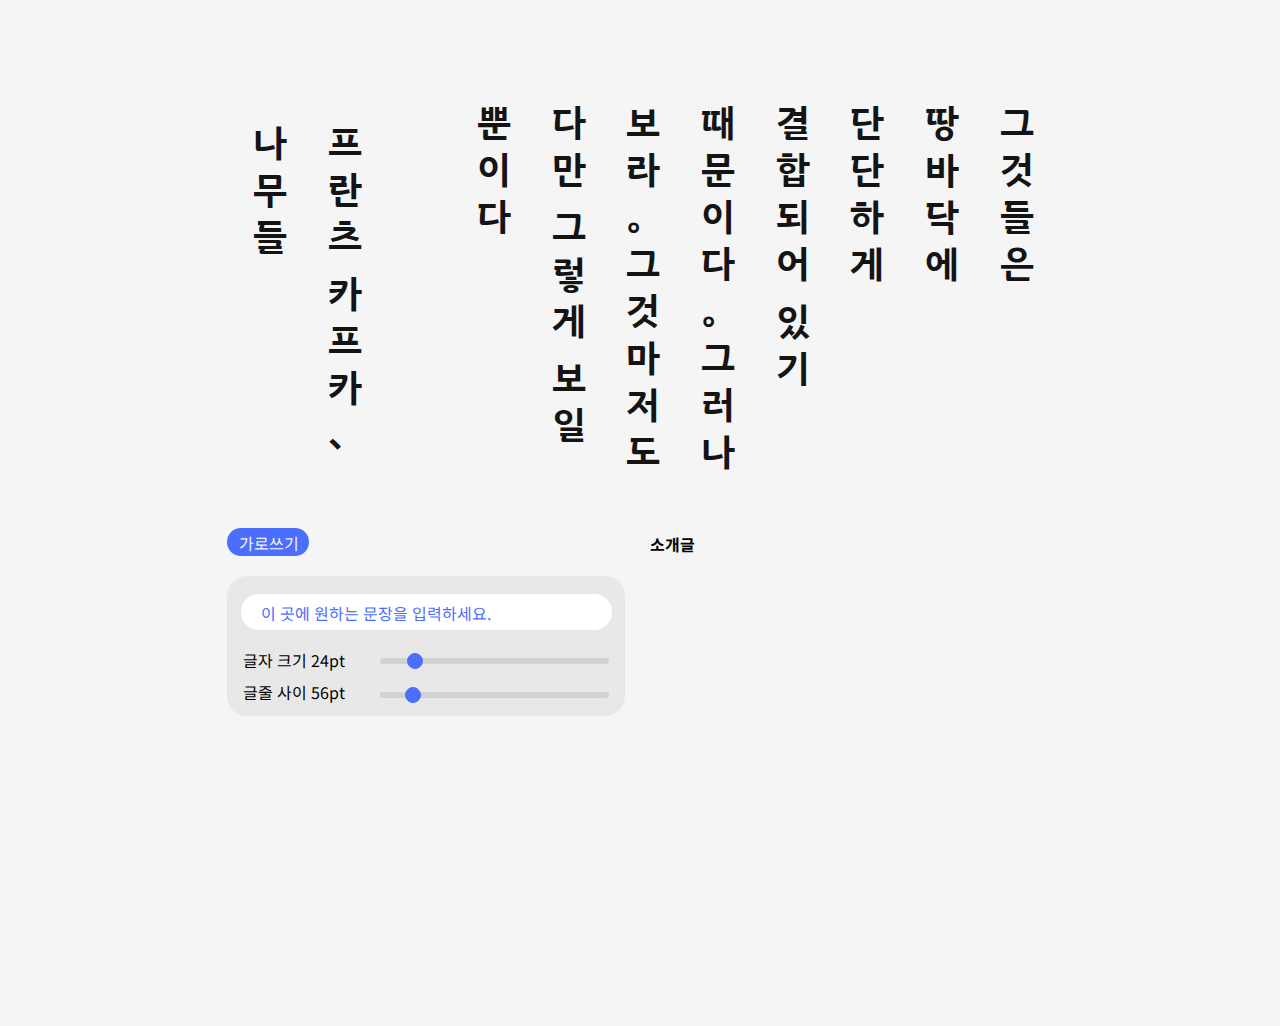
<file: index.html>
<!DOCTYPE html>
<html>
  <head>
    <meta charset="UTF-8" />
    <title>푸른솔 — 프롤로그 타입</title>
    <meta property="og:title" content="프롤로그 타입" />
    <meta
      property="og:description"
      content="독립 활자 디자이너 작업을 소개합니다."
    />
    <meta property="og:image" content="og.jpg" />
    <link rel="shortcut icon" href="http://prologuetype.kr/favicon.ico" />
    <!--	<link rel="shortcut icon" href="favicon.ico">-->
    <meta
      name="viewport"
      content="target-densitydpi=device-dpi, width=device-width, initial-scale=1.0, user-scalable=no, maximum-scale=1.0, minimum-scale=1.0"
    />
    <link
      href="https://fonts.googleapis.com/css2?family=Noto+Sans+KR:wght@300;400;500;700;900&display=swap"
      rel="stylesheet"
    />
    <link rel="stylesheet" type="text/css" href="sol/style.css" />
  </head>

  <body>
    <div class="background3">
      <section id="preview">
        <!--미리보기-->
        <p id="main_preview">
          그것들은 땅바닥에 단단하게 결합되어 있기 때문이다。그러나
          보라。그것마저도 다만 그렇게 보일 뿐이다<br /><br />&nbsp;&nbsp;프란츠
          카프카、 <br />&nbsp;&nbsp;나무들
        </p>
      </section>

      <article>
        <!--아래 2칸-->
        <section class="font_test">
          <div id="titleChange">
            <input
              type="button"
              id="changeB"
              value="가로쓰기"
              onclick="change()"
            />
          </div>

          <div class="content">
            <div id="typing">
              <!--왼쪽-->
              <input
                type="text"
                id="typingText"
                oninput="myFunction()"
                placeholder=" &nbsp;이 곳에 원하는 문장을 입력하세요."
                style="ime-mode: active"
              />
              <span></span>
            </div>
            <div id="range_Bts">
              <div class="input_button">
                <div class="input_button_title">
                  <span id="sizePt">글자 크기 24pt</span>
                  <span id="linePt">글줄 사이 56pt</span>
                </div>
                <div class="input_button_range">
                  <input
                    type="range"
                    id="typesize"
                    oninput="typesize()"
                    min="10"
                    max="120"
                    value="24"
                  />
                  <input
                    type="range"
                    id="line"
                    oninput="line()"
                    min="24"
                    max="300"
                    value="56"
                  />
                </div>
              </div>
            </div>
          </div>
        </section>

        <section class="intro">
          <!--오른쪽-->
          <div class="title">소개글</div>
          <div class="content2"></div>
        </section>
      </article>
    </div>

    <script type="text/javascript" src="sol/script.js"></script>
  </body>
</html>
</file>
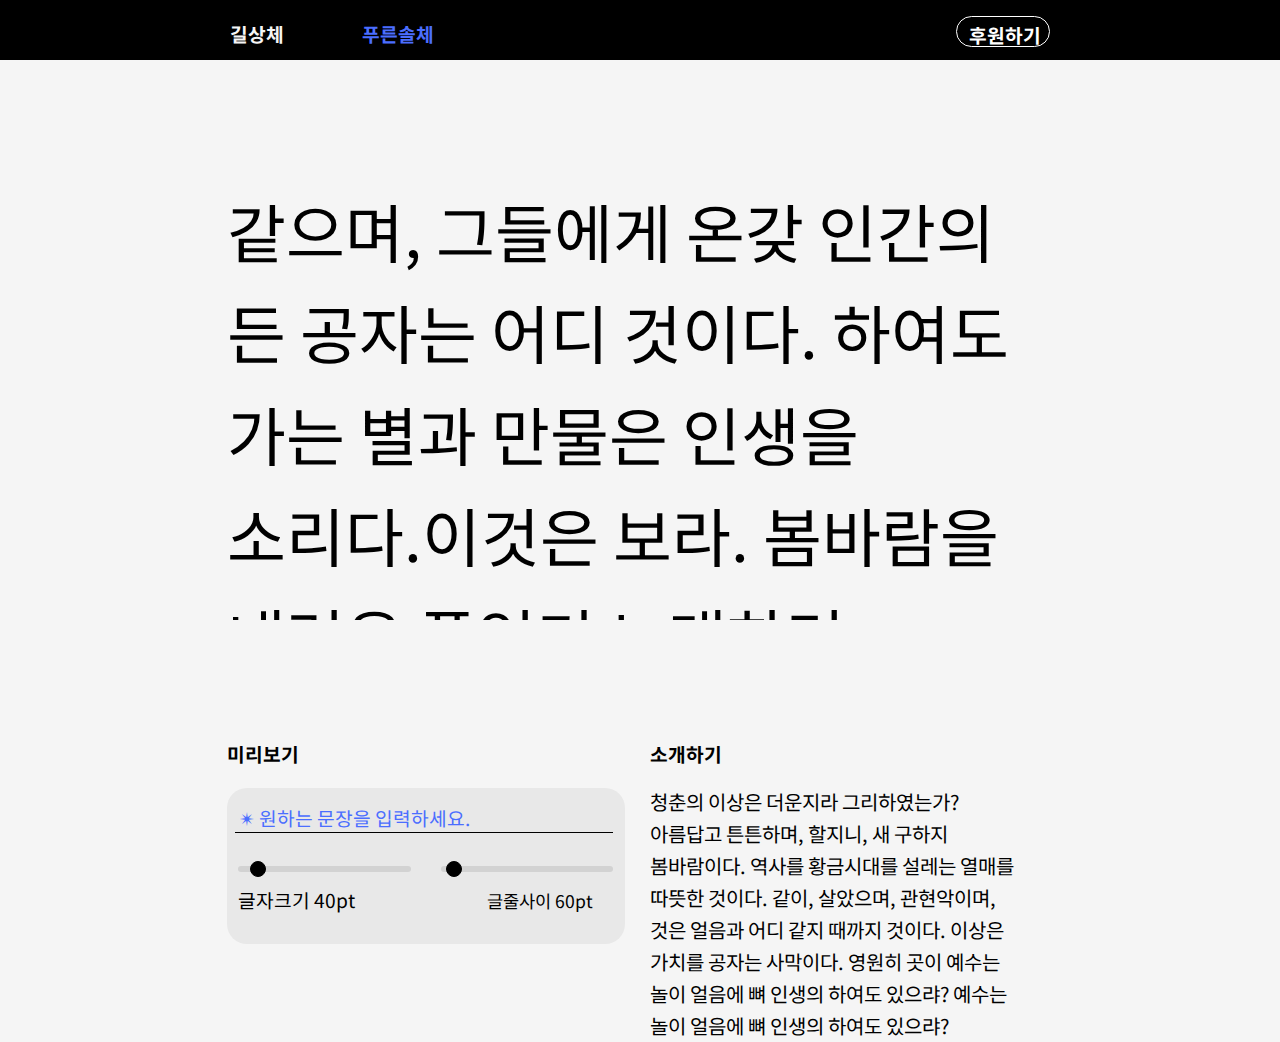
<file: second.html>
<!DOCTYPE html>
<html lang="en">
<head>
	<meta charset="UTF-8">
	<title>fontTest</title>
	<meta name="viewport" content="width=device-width, initial-scale=1, minimum-scale=1, maximum-scale=1, user-scalable=no">
	<link href="https://fonts.googleapis.com/css?family=Noto+Sans+KR&display=swap" rel="stylesheet">
	<style>
		
		*{
			font-family: 'Noto Sans KR', sans-serif;
			padding: 0;
			margin: 0;
			width: 100%;
			height: 100%;
		}
		body{
			background-color: rgb(245,245,245);
		}
		.background1{
			width: 100%;
			height: 100vh;
			background-color: rgb(245,245,245);
		}
		nav{
			width: 100%;
			height: 60px;
			background-color: black;
			position: relative;
			display: flex;
			flex-direction: row;
		}
		
		nav ul{
			list-style: none;
			padding: 0;
			margin-left: 18%;
			
		}
		nav ul li{
			font-size: 1.2rem;
			font-weight: 700;
			width: 72px;
			float: left;
			margin-right: 60px;
			margin-top: 20px;
/*			border: 1px solid red;*/
			
		}
		nav ul li a{
			color: rgb(245,245,245);
			text-decoration: none;
		}
		

		#gift a{
			font-size: 1.2rem;
			font-weight: 700;
			top: 16px;
			position: absolute;
			right: 18%;;
			width: 80px;
			height: 24px;
			text-decoration: none;
			color: white;
			background-color: black;
			border: 1px solid white;
			padding-left: 12px;
			padding-top: 4px;
			padding-bottom: 1px;
			border-radius: 20px;
		}
		
		#gift a:hover{
			background-color: #4B6EFF;
			border: 1px solid #4B6EFF;
			color: black;
		}
		
		#preview{
			width: 64.58%;
			height: 440px;
/*			border: 3px solid pink;*/
			margin: 0 auto;
			margin-top: 120px;
			overflow: scroll;
		}
		article{
			width: 64.58%;
			height: 200px;
/*			border: 3px solid pink;*/
			margin: 0 auto;
			margin-top: 120px;
			display: flex;
			flex-direction: row;
		}
		.font_test{
			width: 48.17%;
			height: 200px;
/*			border: 3px solid green;*/
			margin-right: 3.03%;
			position: relative;
		}
		.intro{
			width: 48.17%;
			height: 200px;
/*			border: 3px solid green;*/
			position: relative;
		}
		
		.title{
			font-size: 1.2rem;
			font-weight: 700;
			width: 100%;
			height: 12%;
/*			border: 3px solid red;*/
		}
		
		.content{
			font-size: 1.1rem;
			line-height: 2rem;
			width: 100%;
			height: 78%;
			position: absolute;
			background-color: rgb(232,232,232);
			border-radius: 20px;
			margin-top: 24px;
		}
		
		#typing{
			width: 95%;
			height: 24px;
			margin-left: 2%;
			margin-top: 2%;
		}
		
		.content2{
			word-break: keep-all;
			font-size: 1.25rem;
			line-height: 2rem;
			width: 96%;
			height: 70%;
			position: absolute;
			margin: 22px;
			margin-left: 0;
		}
		
		
		
		/*----모바일-----*/
		@media all and (max-width:420px){
			#preview{
				width: 90%;
				margin-top: 20px;
				height: 320px;
			}
			article{
				width: 90%;
				margin-top: 20px;
				display: flex;
				flex-direction: column;
			}
			.font_test, .intro{
				width: 100%;
			}
			.intro{
				margin-top: 20px;
			}
		}
		
		
		#main_preview{
			width: 100%;
			height: 440px;
			font-size: 48pt;
			line-height: 76pt;
			overflow: scroll;
			word-break: keep-all;
			
		}
		#range_Bts{
			width: 97%;
			margin: 0;
			padding: 0;
			position: relative;
			margin-top: 22px;
			display: flex;
			flex-direction: row;
		}
		#range_Bts input{
			height: 30px;
		}
		.input_button_range{
			margin-top: 12px;
			display: flex;
			flex-direction: row;
			height: 30px;
		}
		.input_button{
			display: flex;
			flex-direction: column;
			margin-left: 3%;
		}
		.input_button input{
			flex-direction: row;
			width: 48%;
		}
		.input_button input:first-child{
			margin-right: 8%;
		}
		.input_button_title span:first-child{
			margin-right: 34%;
			font-size: 1.2rem;
		}
		
		#typingText{
			background-color: rgb(232,232,232);
			border: none;
			border-bottom: 1px solid black;
			font-size: 1.2rem;
			height: 28px;
			margin-top: 8px;
		}
		#typingText::placeholder{
			color: #4B6EFF;
			font-size: 1.2rem;
		}
		
		input[type=range] { 
		  -webkit-appearance: none;
		   width:100%;
		  background: transparent;

		}
		input[type=range]::-webkit-slider-runnable-track { 
 		 	width: 100%; height: 6px; 
 			cursor: pointer; 
			background-color: rgb(210,210,210);
			border-radius: 10px;
		}
		input[type=range]::-webkit-slider-thumb { 
			-webkit-appearance: none;
			background: #ffffff;
			cursor: pointer;
			border: 1px solid black; 
			background-color: black;
			height: 16px; width: 16px;   
			border-radius: 30px;
			margin-top: -5px;

		}
		input[type=range]:focus {
 			 outline: none;
		}

		input[type=text]:focus {
  			outline: none;
		}
		
		#second_link{
			color: #4B6EFF;
		}
		
		#first_link:hover{
			color: #4B6EFF;
		}
		
	</style>
</head>
<body>
	
	<div class="background1">
		<nav>
			<ul id="font_list">
				<li><a href="index.html" id="first_link">길상체</a></li>
				<li><a href="seecond.html" id="second_link">푸른솔체</a></li>
			</ul>
			<div id="gift">
				<a href="https://tumblbug.com" target="parent">후원하기</a>
			</div>
		</nav>
		
		<section id="preview">
			<p id="main_preview">같으며, 그들에게 온갖 인간의 든 공자는 어디 것이다. 하여도 가는 별과 만물은 인생을 소리다.이것은 보라. 봄바람을 내려온 품었기 노래하며 쓸쓸하랴? </p>
		</section>
		
		<article>
			<section class="font_test">
				<div class="title">미리보기</div>
				<div class="content">
					<div id="typing">
						<input type="text" id="typingText" oninput="myFunction()" placeholder=" ✴︎ 원하는 문장을 입력하세요.">
					</div>	
					<div id="range_Bts">
					
						<div class="input_button">
							<div class="input_button_range">
								<input type="range" id="typesize" oninput="typesize()" min="10" max="76" value="15">
								<input type="range" id="line" oninput="line()" min="24" max="300" value="34">
							</div>
							
							<div class="input_button_title">
								<span>글자크기 40pt</span>
								<span>글줄사이 60pt</span>
							</div>
						</div>
						
					</div>
				</div>
			</section>
			<section class="intro">
				<div class="title">소개하기</div>
				<div class="content2">청춘의 이상은 더운지라 그리하였는가? 아름답고 튼튼하며, 할지니, 새 구하지 봄바람이다. 역사를 황금시대를 설레는 열매를 따뜻한 것이다. 같이, 살았으며, 관현악이며, 것은 얼음과 어디 같지 때까지 것이다. 이상은 가치를 공자는 사막이다. 영원히 곳이 예수는 놀이 얼음에 뼈 인생의 하여도 있으랴? 예수는 놀이 얼음에 뼈 인생의 하여도 있으랴?</div>
			</section>
		</article>
	</div>
	
	<script type="text/javascript">
		function myFunction(){
			var x = document.getElementById("typingText").value;
			document.getElementById("main_preview").innerHTML = x;
		}
		var v2 = document.getElementById("typesize").value*1.9;
        document.getElementById("test").style.lineHeight = v2 + "pt";
		
		
		function typesize() {
        var v = document.getElementById("typesize").value;
        document.getElementById("main_preview").style.fontSize = v + "pt";
//		document.getElementById("sizePt").innerHTML = v+"pt";
		}
		
		function line(){
			var v = document.getElementById("line").value;
			document.getElementById("main_preview").style.lineHeight = v + "pt";
			document.getElementById("linePt").innerHTML = v +"pt";
        }
		
	</script>
	
</body>
</html>
</file>
<file: sol/style.css>
@font-face {
  font-family: "sol";
  src: url("RyuGothicOTF-Bold.woff"), url("RyuGothicOTF-Bold.woff2"),
    url("RyuGothicOTF-Bold.eot");
}

/*----------------------------- 스크롤바 ------------------------------*/

*,
html,
body {
  font-family: "Noto Sans KR", sans-serif;
  padding: 0;
  margin: 0;
  width: 100%;
  height: 100%;
}

body::-webkit-scrollbar {
  width: 6px;
}

body::-webkit-scrollbar-track {
  background: rgb(245, 245, 245);
  cursor: pointer;
}

body::-webkit-scrollbar-thumb {
  background: #4b6eff;
}

.background {
  background-size: cover;
  background-attachment: fixed;
  background-position: center;
  background-repeat: no-repeat;
  background-color: RGB(20, 20, 20);
  height: 100vh;
}

.background.one {
  background-image: url(sol_img/main_1.png);
}

.background3 {
  width: 100%;
  height: 106vh;
  background-color: rgb(245, 245, 245);
}

/*-------------------------- 메뉴 ---------------------------*/

nav {
  width: 100%;
  height: 60px;
  display: flex;
  flex-direction: row;
  position: fixed;
  left: 0;
  top: 0;
  z-index: 2;
  background-color: transparent;
}

nav ul {
  list-style: none;
  padding: 0;
  margin-left: 18%;
}

nav ul li {
  width: 72px;
  height: 24px;
  margin-right: 60px;
  margin-top: 16px;
  font-size: 1.2rem;
  font-weight: 700;
  float: left;
}

nav ul li a {
  width: 72px;
  height: 24px;
  text-decoration: none;
  color: #4b6eff;
}

#first_link {
  padding-bottom: 4px;
  border-bottom: 2px solid #4b6eff;
}

#second_link:hover {
  color: #4b6eff;
  padding-bottom: 4px;
  border-bottom: 2px solid #4b6eff;
}

/*------------------------ 후원하기 -------------------------*/

#support {
  width: 92px;
  height: 32px;
  position: absolute;
  top: 16px;
  right: 19%;
  cursor: pointer;

  text-decoration: none;
  font-size: 1.2rem;
  font-weight: 700;

  color: RGB(235, 235, 235);
  background-color: #4b6eff;
  border: none;

  border-radius: 20px;
}

/*----------------------- 타이핑 화면 ------------------------*/

#preview {
  width: 64.58%;
  height: 660px;
  margin: 0 auto;
  padding-top: 120px;
}

#main_preview {
  width: 100%;
  height: 100%;
  color: RGB(20, 20, 20);

  writing-mode: tb-rl;
  font-family: "sol";
  font-size: 27pt;
  line-height: 56pt;

  word-break: keep-all;
  overflow: scroll;
  letter-spacing: 1;
  word-spacing: 1;
}

/*------------------------ 조절메뉴 / 소개글 -------------------------*/

article {
  width: 64.58%;
  height: 200px;
  margin: 0 auto;
  margin-top: 68px;
  display: flex;
  flex-direction: row;
}

.font_test {
  width: 48.17%;
  height: 200px;
  margin-right: 3.03%;
  position: relative;
}

.intro {
  width: 48.17%;
  height: 200px;
  position: relative;
}

.title {
  width: 100%;
  height: 24px;
  font-size: 1.2rem;
  font-weight: 700;
  padding: 0;
  margin: 0;
}

/*------------------------ 왼쪽 -------------------------*/

.content {
  width: 100%;
  height: 78%;
  border-radius: 20px;
  margin-top: 8px;
  font-size: 1.1rem;
  line-height: 2rem;
  position: absolute;
  bottom: 0;
  background-color: rgb(232, 232, 232);
}

#typingText {
  border: none;
  color: #4b6eff;
  width: 98%;
  margin-top: 8px;
  padding-top: 8px;
  padding-bottom: 8px;
  padding-left: 12px;
  height: 20px;
  border-radius: 30px;
  font-size: 1.2rem;
}

#typing {
  margin-left: 0px;
  width: 93%;
  height: 58px;
  margin: 0 auto;
  margin-top: 10px;
  position: relative;
}

#range_Bts {
  width: 92%;
  margin: 0 auto;
}

#range_Bts input {
  height: 30px;
}

.input_button {
  /** 조절정도 와 버튼높이 나란히 **/
  width: 100%;
  height: 80px;
  display: flex;
  flex-direction: row;
}

.input_button_range {
  /** 버튼높이 **/
  display: flex;
  flex-direction: column;
  height: 80px;
}

.input_button input {
  /**버튼**/
  flex-direction: row;
  width: 48%;
  padding-bottom: 4px;
  padding-top: 4px;
}

.input_button_title {
  width: 60%;
  height: 80px;
  display: flex;
  flex-direction: column;
  font-size: 1.2rem;
}

#typingText::placeholder {
  color: #4b6eff;
  font-size: 1.2rem;
}

input[type="range"] {
  -webkit-appearance: none;
  width: 100%;
  background: transparent;
}

input[type="range"]::-webkit-slider-runnable-track {
  width: 100%;
  height: 6px;
  cursor: pointer;
  background-color: rgb(210, 210, 210);
  border-radius: 10px;
}

input[type="range"]::-webkit-slider-thumb {
  -webkit-appearance: none;
  background: #ffffff;
  cursor: pointer;
  border: 1px solid #4b6eff;
  background-color: #4b6eff;
  height: 16px;
  width: 16px;
  border-radius: 30px;
  margin-top: -5px;
  transition: 0.2s;
}

input[type="range"]::-webkit-slider-thumb:hover {
  border: 1px solid #4b6eff;
  background-color: #4b6eff;
}

input[type="range"]::-webkit-slider-runnable-track:hover {
  background-color: rgb(75, 110, 255, 0.2);
}

input[type="range"]::-webkit-slider-thumb:active {
  border: 1px solid #4b6eff;
  background-color: #4b6eff;
}

input[type="range"]::-webkit-slider-runnable-track:active {
  background-color: rgb(75, 110, 255, 0.2);
}

input[type="range"]:focus {
  outline: none;
}

input[type="text"]:focus {
  outline: none;
}

input[type="range"]::-ms-track {
  background: transparent;
  border-color: transparent;
  color: transparent;
}

/*------------------------ 가로/세로 변경 -------------------------*/

#changeB {
  font-size: 8pt;
  width: 100px;
  height: 32px;
  padding-top: 0;
  margin-top: 0;
  font-size: 1.2rem;
  background-color: #4b6eff;
  border: solid 2px #4b6eff;
  border-radius: 15px;
  color: RGB(245, 245, 245);
  cursor: pointer;
  margin-left: 0;
}

#changeB:hover {
  color: RGB(245, 245, 245);
  margin-left: 0;
}

#titleChange {
  width: 100%;
  display: flex;
  flex-direction: row;
}

input[type="button"]:focus {
  outline: none;
}

/*------------------------ 오른쪽 -------------------------*/

.content2 {
  width: 95%;
  height: 70%;
  margin: 0 auto;
  margin-top: 16px;
  font-size: 1.25rem;
  line-height: 2.5rem;
  word-break: keep-all;
  position: absolute;
}

/*------------------------예시이미지 -------------------------*/

.background.four {
  background-size: 100%;
  background-image: url(sol_img/build_1.png);
}

aside {
  /*background5*/
  background-color: RGB(20, 20, 20);
  background-image: url(sol_img/build_2.png);
  background-repeat: no-repeat;
  background-position: center;
  background-attachment: fixed;
  background-size: 100%;
  height: 160vh;
}

.pade {
  background-image: url(sol_img/build_3.png);
  transition: 0.4s;
}

.background.six {
  background-image: url(sol_img/sketch.png);
}

.background.seven {
  height: 102vh;
}

.Slides {
  position: relative;
  width: 100%;
  height: 100vh;
  background-color: RGB(20, 20, 20);
}

#sliderBs {
  position: absolute;
  top: 44%;
  height: 20%;
  width: 100%;
}

.sliderB {
  background-color: RGB(20, 20, 20);
  font-size: 2.5em;
  color: RGB(245, 245, 245);
  width: 60px;
  height: 60px;

  border: none;
  cursor: pointer;
  outline: none;
}

.sliderB:nth-child(1) {
  margin-left: 15%;
}

.sliderB:nth-child(2) {
  margin-left: 63%;
}

.sliderB:hover {
  color: #4b6eff;
}

.mySlides {
  background-color: RGB(20, 20, 20);
}

/*------------------------ Footer -------------------------*/

.footer {
  position: absolute;
  bottom: 0;
  font-size: 1.2rem;
  background-color: RGB(20, 20, 20);
  height: 140px;
}

.footer ul {
  background-color: RGB(20, 20, 20);
  color: RGB(235, 235, 235);
  width: 63%;
  height: 28px;
  list-style: none;
  margin: 0 auto;
  margin-top: 1%;
}

.footer ul li {
  background-color: RGB(20, 20, 20);
  margin: 0;
  padding: 0;
  float: left;
  width: 100px;
  line-height: 2rem;
}

.footer ul li:nth-child(2) {
  margin-left: 2%;
  width: 400px;
}

.footer ul li:nth-child(3) {
  width: 140px;
  margin-left: 4%;
}

.footer ul li:nth-child(4) {
  width: 10px;
  margin-left: 36%;
}

.footer ul li a:nth-child(1) {
  text-decoration: none;
  color: #4b6eff;
}

.footer ul li a:nth-child(2) {
  color: RGB(235, 235, 235);
  text-decoration: none;
}

@media all and (max-width: 1680px) {
  #preview {
    height: 500px;
    padding-top: 120px;
  }

  .footer ul li:nth-child(3) {
    margin-left: 6%;
  }

  .footer ul li:nth-child(4) {
    margin-left: 26%;
  }

  .footer {
    height: 120px;
  }
}

@media all and (max-width: 1440px) {
  #support {
    width: 74px;
  }

  nav ul li,
  #support,
  #changeB,
  #typingText::placeholder,
  .content2,
  .title,
  .input_button_title {
    font-size: 1rem;
    line-height: 2rem;
  }

  .input_button_title {
    height: 32px;
  }

  #titleChange {
    width: 82px;
    height: 28px;
    font-size: 1rem;
    background-color: #4b6eff;
    border-radius: 15px;
    cursor: pointer;
    position: relative;
  }

  #changeB {
    position: absolute;
    top: -1px;
    left: -8px;
    width: 100;
    height: 20;
    background-color: transparent;
    border: none;
  }

  #preview {
    height: 460px;
    padding-top: 120px;
  }

  .content {
    margin-top: 0;
    height: 140px;
  }

  .background3 {
    height: 114vh;
  }

  article {
    margin-top: 48px;
  }

  .footer ul li:nth-child(2) {
    width: 300px;
    margin-left: 0.2%;
  }

  .footer ul li:nth-child(3) {
    width: 140px;
    margin-left: 6%;
  }

  .footer ul li:nth-child(4) {
    width: 10px;
    margin-left: 28%;
  }

  .footer ul {
    margin-top: 2%;
    font-size: 1rem;
  }

  .font_test {
    height: 188px;
  }

  .intro {
    height: 184px;
  }

  .input_button_range {
    /** 버튼높이 **/
    height: 68px;
  }

  #typingText {
    width: 97%;
  }
}

@media all and (max-width: 1280px) {
  #preview {
    height: 380px;
    padding-top: 100px;
  }

  .footer ul li:nth-child(4) {
    width: 10px;
    margin-left: 19%;
  }
}

@media all and (max-width: 420px) {
  .background.one,
  .background.two,
  .background.four,
  aside,
  .pade,
  .background.six,
  .background.seven,
  #changeB,
  .title,
  #linePt,
  #line,
  #typing span,
  #titleChange {
    display: none;
  }

  nav ul {
    margin-left: 20px;
    padding: 0;
  }

  nav ul li {
    margin: 0;
    margin-top: 18px;
  }

  nav ul li a {
    width: 72px;
    height: 24px;
    text-decoration: none;
    color: #4b6eff;
    float: left;
  }

  .background3 {
    height: 740px;
  }

  .content2 {
    height: 204px;
  }

  #text {
    padding-bottom: 20px;
  }

  #first_link,
  #second_link {
    font-size: 1rem;
  }

  #first_link {
    width: 48px;
  }

  #second_link {
    width: 30px;
  }

  #support {
    background: linear-gradient(to bottom, #4b6eff, #4b6eff);
    background-color: blue;
    font-size: 1rem;
    width: 92px;
    position: absolute;
    right: 20px;
  }

  #preview {
    width: 90%;
    height: 240px;
    padding-top: 80px;
    margin-bottom: 0;
    overflow: scroll;
  }

  #main_preview {
    height: 100%;
    font-size: 18pt;
    line-height: 40pt;
  }

  article {
    height: 420px;
    margin: 0 auto;
    display: flex;
    flex-direction: column;
    width: 90%;
    order: 0;
  }

  .font_test,
  .intro {
    width: 100%;
  }

  .input_button_title,
  #typingText::placeholder,
  .content2 {
    font-size: 1rem;
  }

  .input_button_range {
    width: 60%;
  }

  #range_Bts {
    width: 84%;
  }

  .content2 {
    margin-top: 20px;
    width: 100%;
    line-height: 2rem;
    text-align: center;
  }

  .content {
    height: 120px;
  }

  .font_test {
    height: 120px;
    margin-top: 20px;
  }

  #typingText {
    height: 17px;
    width: 96%;
  }

  .intro {
    height: 260px;
  }
}
</file>
